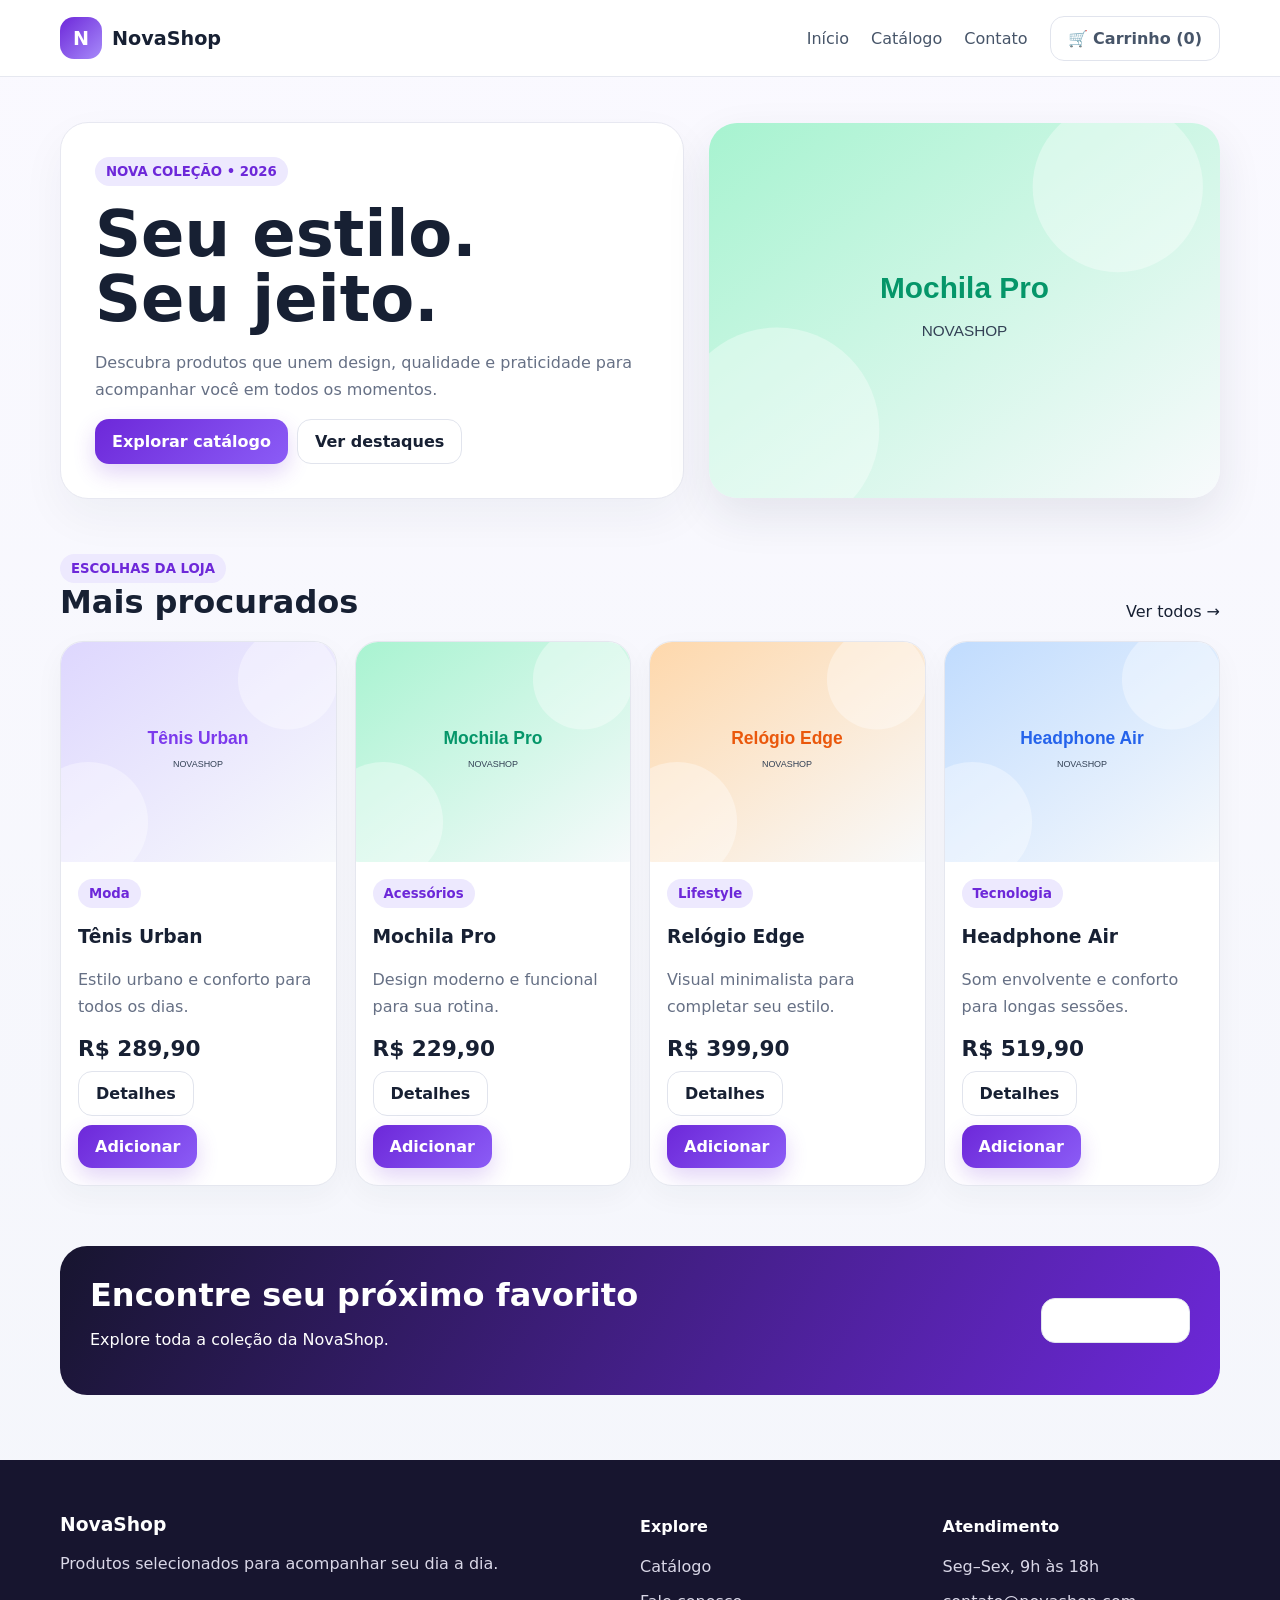
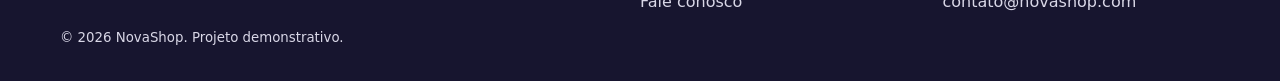
<file: index.html>
<!doctype html>
<html lang="pt-BR"><head><meta charset="utf-8"><meta name="viewport" content="width=device-width,initial-scale=1"><meta name="description" content="NovaShop — loja demonstrativa de produtos selecionados"><title>NovaShop — Seu estilo, seu jeito</title><link rel="stylesheet" href="assets/style.css"><script defer src="assets/app.js"></script></head><body data-page="home"><div id="app"><main class="container page"><p>Carregando NovaShop…</p></main></div></body></html>
</file>
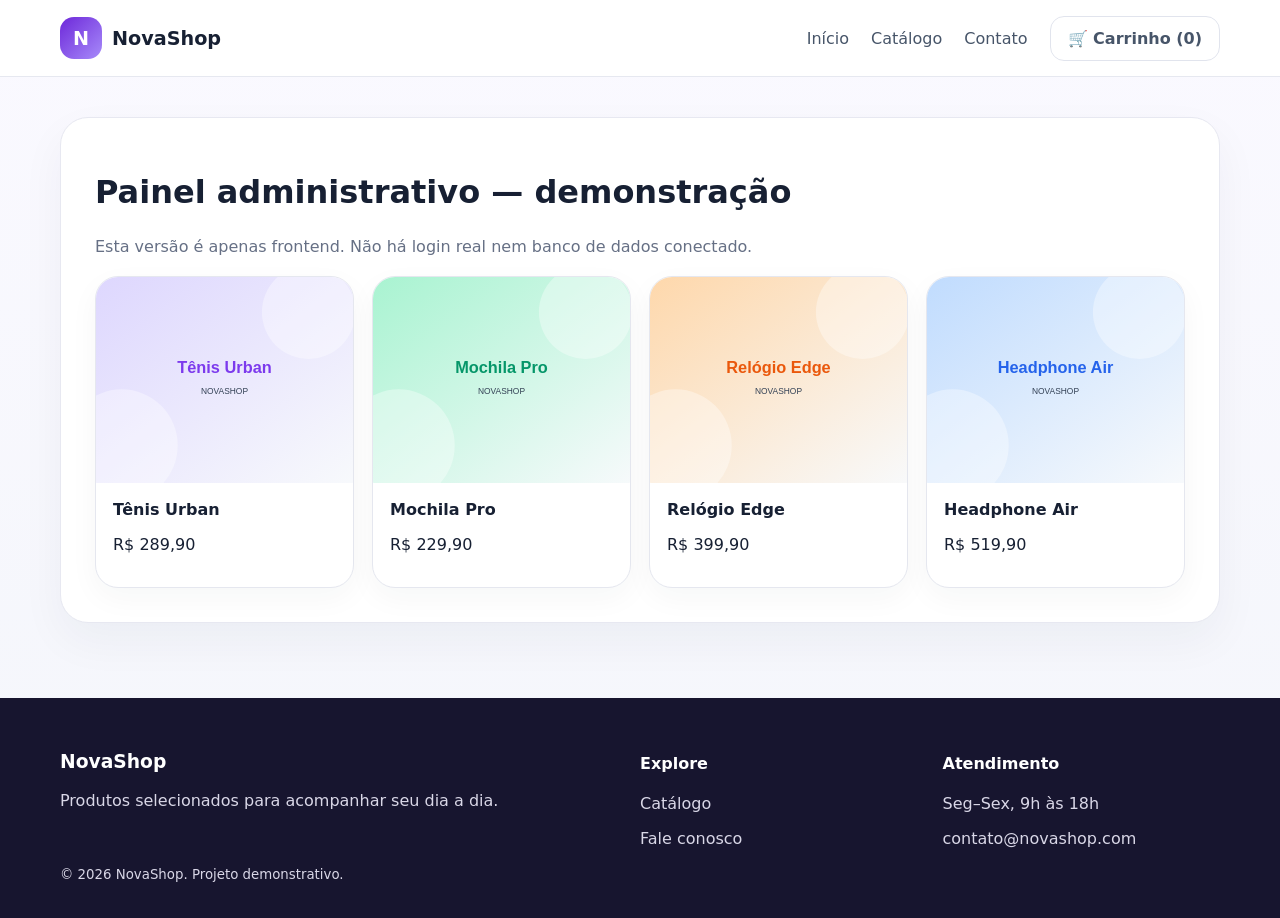
<file: admin.html>
<!doctype html>
<html lang="pt-BR"><head><meta charset="utf-8"><meta name="viewport" content="width=device-width,initial-scale=1"><meta name="description" content="NovaShop — loja demonstrativa de produtos selecionados"><title>Admin | NovaShop</title><link rel="stylesheet" href="assets/style.css"><script defer src="assets/app.js"></script></head><body data-page="admin"><div id="app"><main class="container page"><p>Carregando NovaShop…</p></main></div></body></html>
</file>
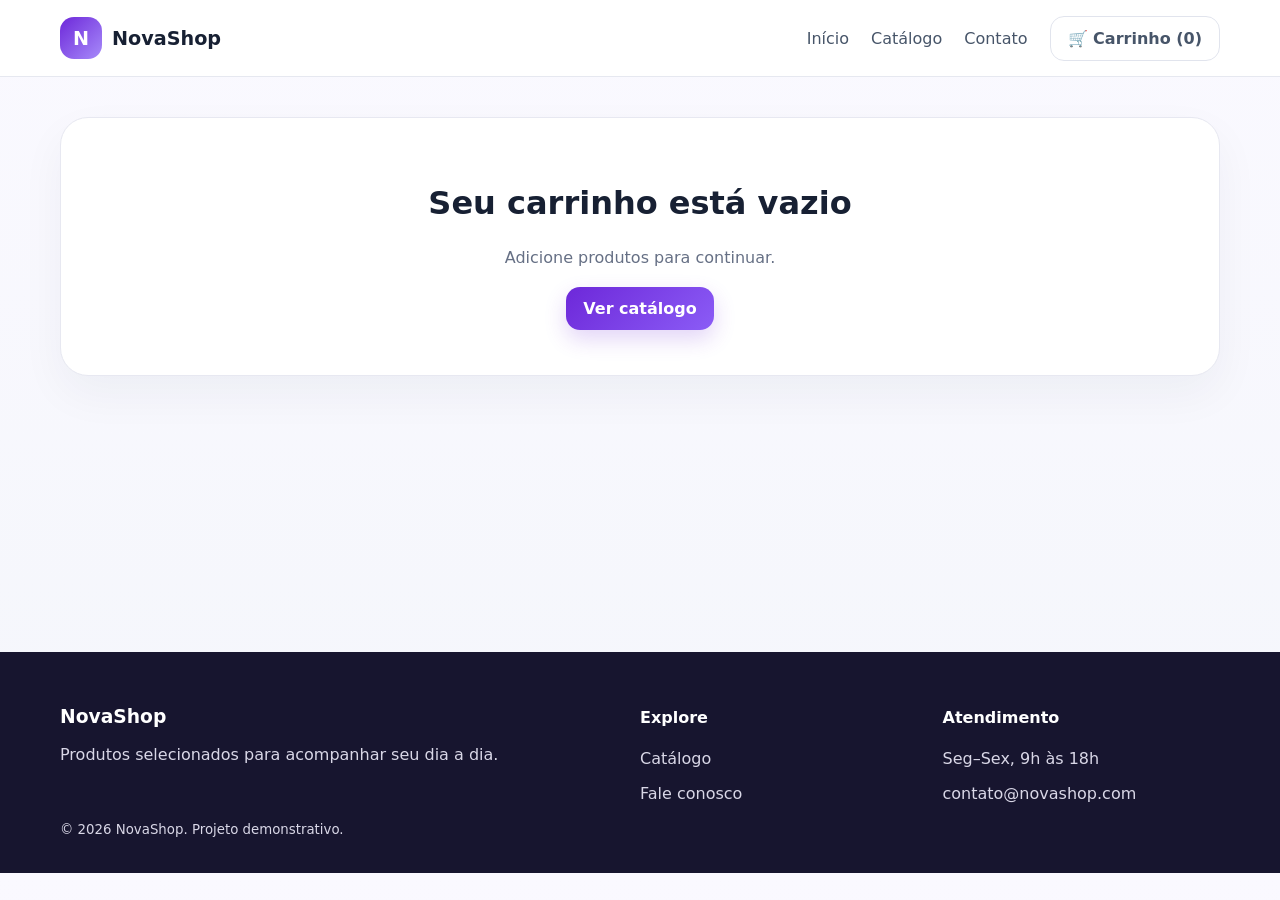
<file: carrinho.html>
<!doctype html>
<html lang="pt-BR"><head><meta charset="utf-8"><meta name="viewport" content="width=device-width,initial-scale=1"><meta name="description" content="NovaShop — loja demonstrativa de produtos selecionados"><title>Carrinho | NovaShop</title><link rel="stylesheet" href="assets/style.css"><script defer src="assets/app.js"></script></head><body data-page="carrinho"><div id="app"><main class="container page"><p>Carregando NovaShop…</p></main></div></body></html>
</file>
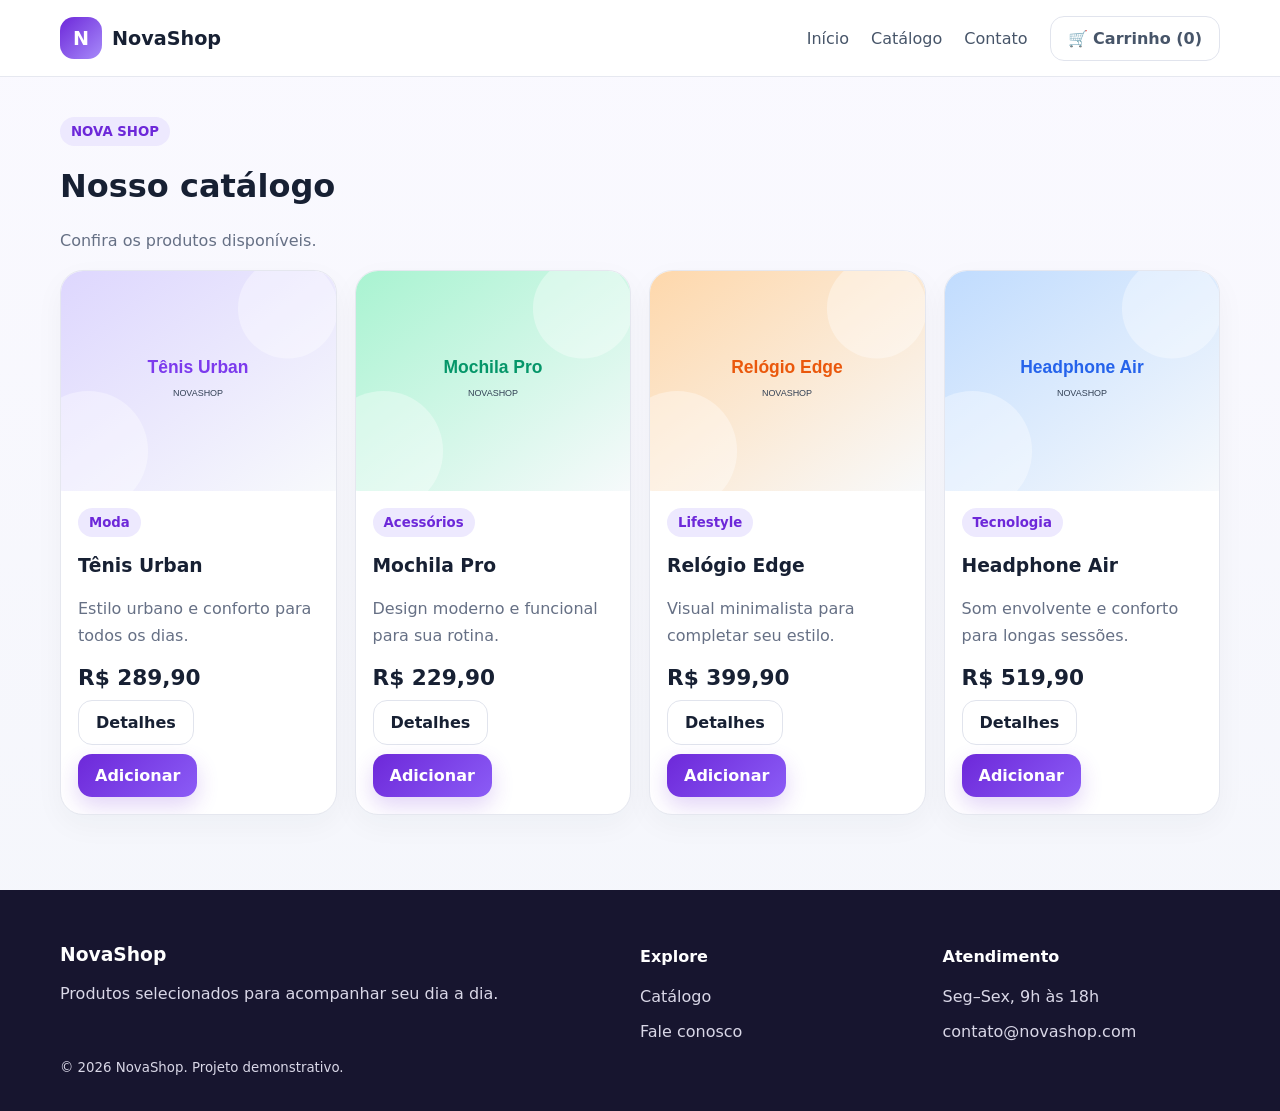
<file: catalogo.html>
<!doctype html>
<html lang="pt-BR"><head><meta charset="utf-8"><meta name="viewport" content="width=device-width,initial-scale=1"><meta name="description" content="NovaShop — loja demonstrativa de produtos selecionados"><title>Catálogo | NovaShop</title><link rel="stylesheet" href="assets/style.css"><script defer src="assets/app.js"></script></head><body data-page="catalogo"><div id="app"><main class="container page"><p>Carregando NovaShop…</p></main></div></body></html>
</file>
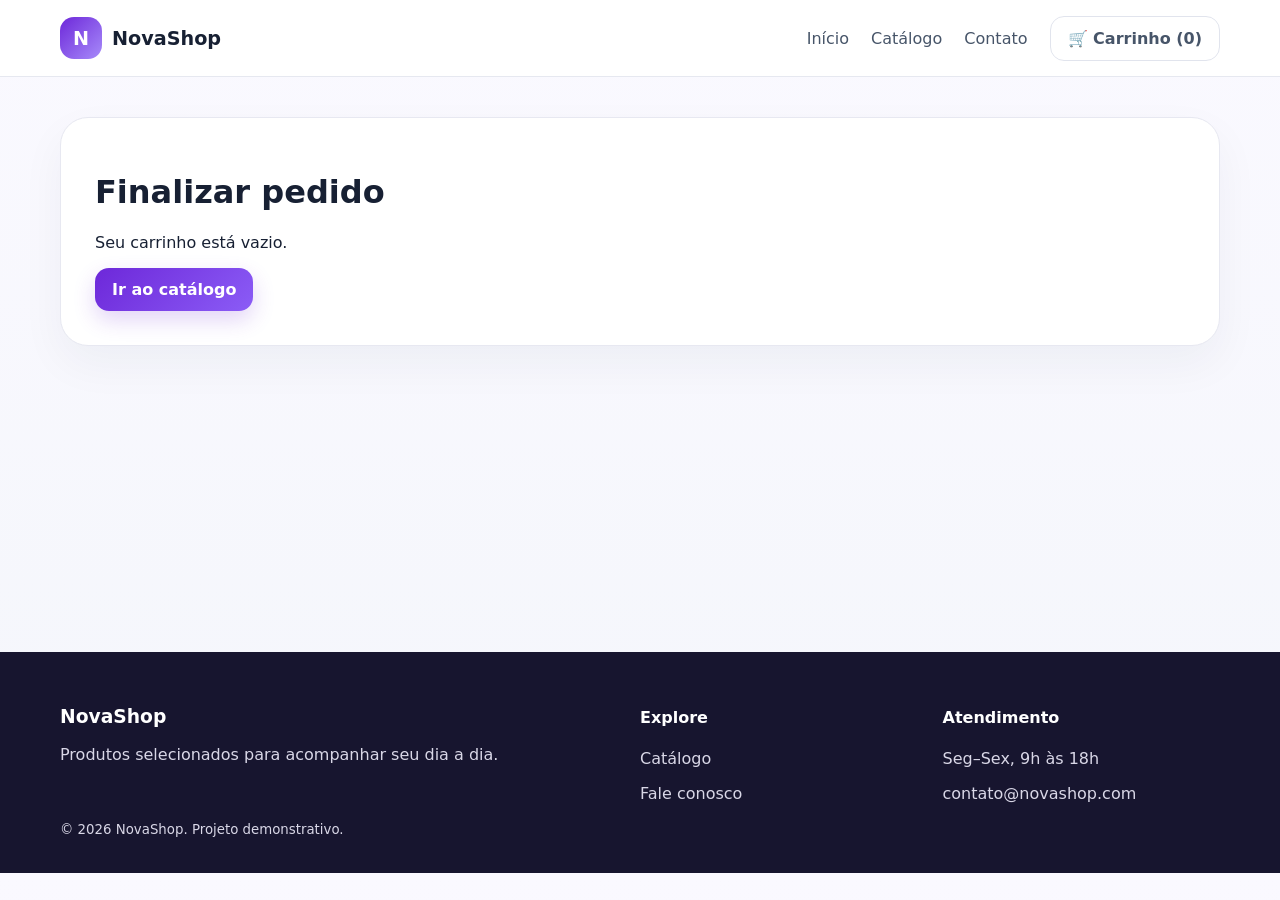
<file: checkout.html>
<!doctype html>
<html lang="pt-BR"><head><meta charset="utf-8"><meta name="viewport" content="width=device-width,initial-scale=1"><meta name="description" content="NovaShop — loja demonstrativa de produtos selecionados"><title>Checkout | NovaShop</title><link rel="stylesheet" href="assets/style.css"><script defer src="assets/app.js"></script></head><body data-page="checkout"><div id="app"><main class="container page"><p>Carregando NovaShop…</p></main></div></body></html>
</file>
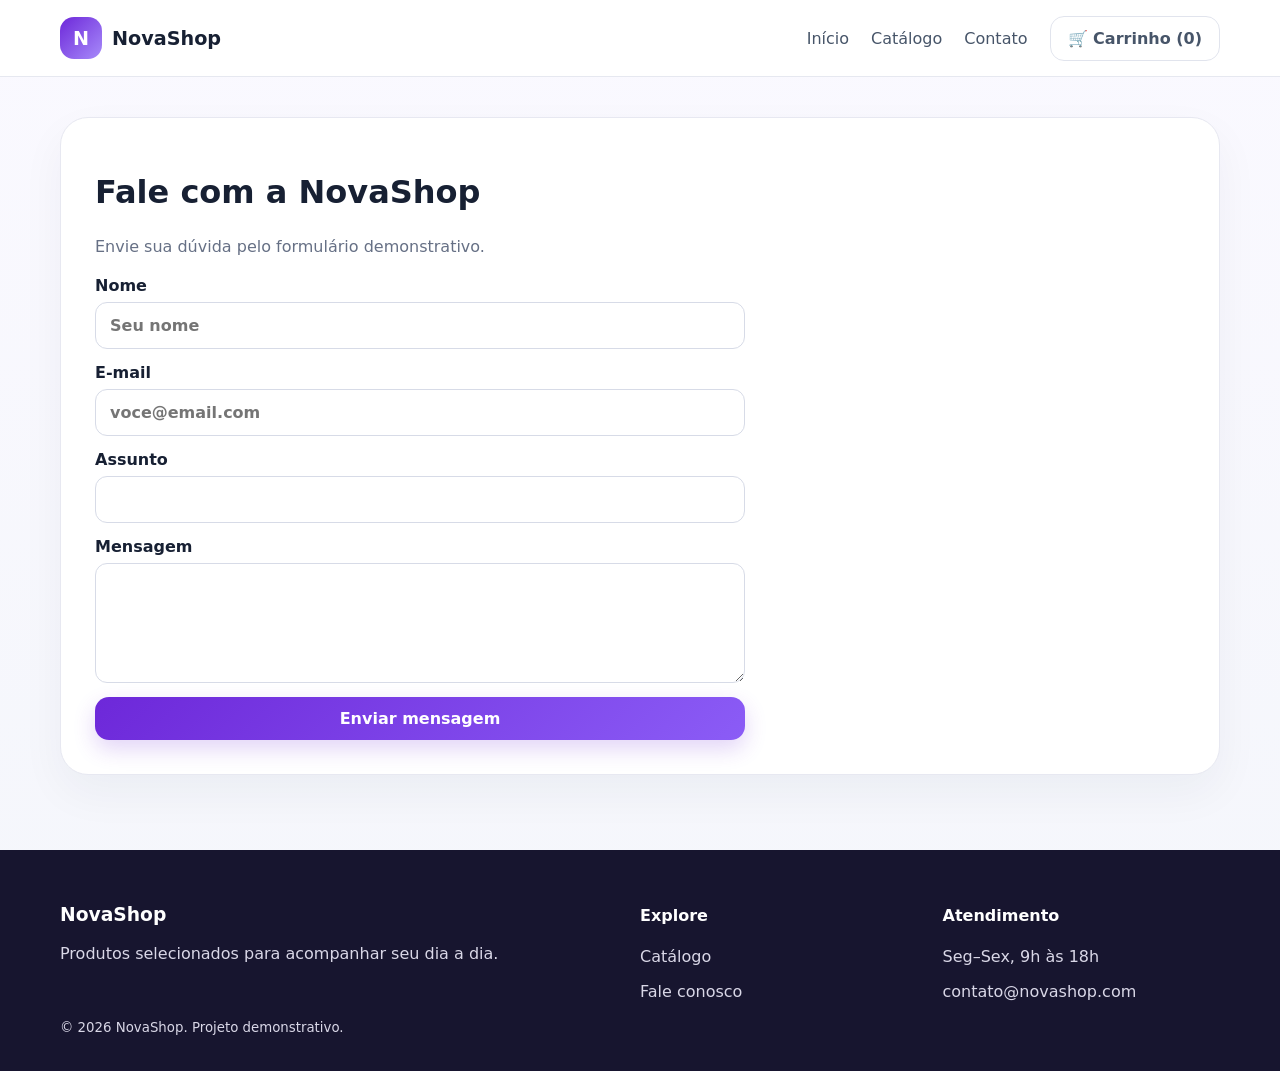
<file: contato.html>
<!doctype html>
<html lang="pt-BR"><head><meta charset="utf-8"><meta name="viewport" content="width=device-width,initial-scale=1"><meta name="description" content="NovaShop — loja demonstrativa de produtos selecionados"><title>Contato | NovaShop</title><link rel="stylesheet" href="assets/style.css"><script defer src="assets/app.js"></script></head><body data-page="contato"><div id="app"><main class="container page"><p>Carregando NovaShop…</p></main></div></body></html>
</file>
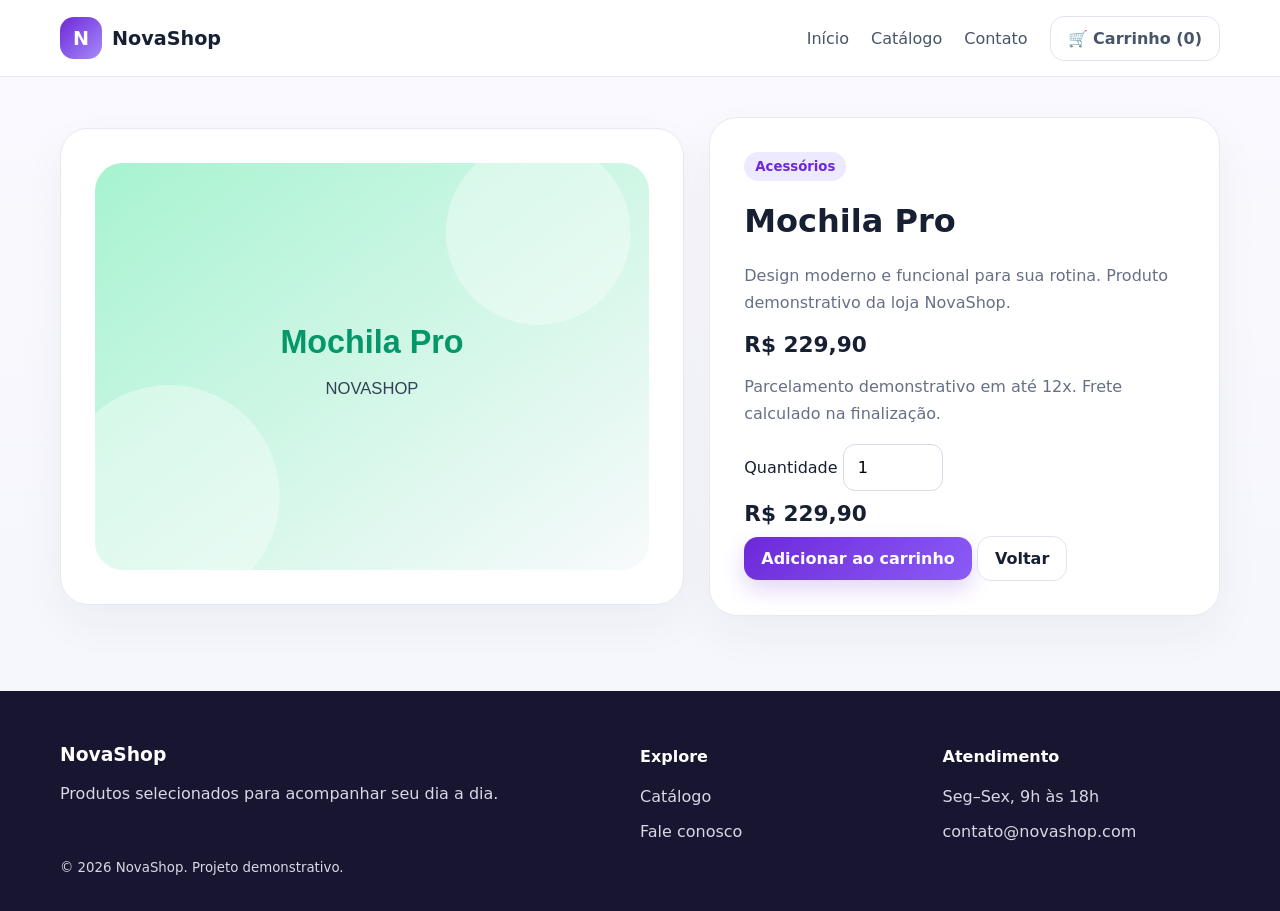
<file: produto.html>
<!doctype html>
<html lang="pt-BR"><head><meta charset="utf-8"><meta name="viewport" content="width=device-width,initial-scale=1"><meta name="description" content="NovaShop — loja demonstrativa de produtos selecionados"><title>Produto | NovaShop</title><link rel="stylesheet" href="assets/style.css"><script defer src="assets/app.js"></script></head><body data-page="produto"><div id="app"><main class="container page"><p>Carregando NovaShop…</p></main></div></body></html>
</file>
<file: assets/style.css>
*{box-sizing:border-box}html{scroll-behavior:smooth}body{margin:0;font-family:Inter,system-ui,Arial,sans-serif;color:#172033;background:linear-gradient(180deg,#faf9ff,#f4f6fb)}a{text-decoration:none;color:inherit}img{display:block;max-width:100%}button,input,textarea,select{font:inherit}.container{width:min(1160px,92%);margin:auto}.topbar{position:sticky;top:0;z-index:10;background:#ffffffed;backdrop-filter:blur(12px);border-bottom:1px solid #e6e8f0}.nav{min-height:76px;display:flex;align-items:center;justify-content:space-between;gap:20px}.brand{display:flex;align-items:center;gap:10px;font-weight:850;font-size:1.2rem}.badge{display:grid;place-items:center;background:linear-gradient(135deg,#6d28d9,#a78bfa);color:#fff;border-radius:14px;width:42px;height:42px}.links{display:flex;gap:22px;align-items:center;color:#475569}.btn{display:inline-flex;align-items:center;justify-content:center;border:0;border-radius:14px;padding:12px 17px;font-weight:750;cursor:pointer}.primary{background:linear-gradient(135deg,#6d28d9,#8b5cf6);color:#fff;box-shadow:0 9px 22px #6d28d933}.light{background:#fff;border:1px solid #e1e4ed}.hero{padding:45px 0 25px}.hero-grid{display:grid;grid-template-columns:1.1fr .9fr;gap:25px;align-items:center}.hero-copy,.panel{background:#fff;border:1px solid #e7e8f1;border-radius:28px;padding:34px;box-shadow:0 18px 45px #1e293b0c}.kicker,.tag{display:inline-flex;padding:7px 11px;border-radius:99px;background:#ede9fe;color:#6d28d9;font-size:.83rem;font-weight:800}.hero h1{font-size:clamp(2.5rem,5vw,4.4rem);line-height:1.02;margin:16px 0}.muted{color:#667085;line-height:1.7}.hero-art{border-radius:28px;overflow:hidden;box-shadow:0 18px 45px #1e293b18}.section{padding:30px 0}.section-head{display:flex;align-items:end;justify-content:space-between;gap:16px;margin-bottom:20px}.section h2{font-size:2rem;margin:0}.grid{display:grid;grid-template-columns:repeat(4,1fr);gap:18px}.card{overflow:hidden;background:#fff;border:1px solid #e5e7ef;border-radius:23px;box-shadow:0 10px 30px #1e293b0a}.card img{width:100%;aspect-ratio:1.25;object-fit:cover}.card-body{padding:17px}.price{font-size:1.35rem;font-weight:850;margin:10px 0}.old{font-size:.9rem;color:#8992a5;text-decoration:line-through}.actions{display:flex;gap:9px;flex-wrap:wrap}.banner{background:linear-gradient(120deg,#17152f,#6d28d9);color:white;border-radius:27px;padding:30px;display:flex;justify-content:space-between;align-items:center;gap:20px}.footer{margin-top:35px;background:#17152f;color:#d9d7e7;padding:35px 0}.footer-grid{display:grid;grid-template-columns:2fr 1fr 1fr;gap:25px}.footer h3,.footer h4{color:#fff}.page{padding:40px 0;min-height:60vh}.form{display:grid;gap:14px;max-width:650px}.form label{display:grid;gap:7px;font-weight:700}input,textarea,select{padding:13px 14px;border:1px solid #d7dbe7;border-radius:12px;background:#fff;width:100%}textarea{min-height:120px}.notice{display:none;background:#dcfce7;color:#166534;padding:14px;border-radius:12px;margin:12px 0}.cart-row{display:grid;grid-template-columns:100px 1fr auto;gap:15px;align-items:center;padding:15px 0;border-bottom:1px solid #eee}.cart-row img{width:100px;border-radius:12px}.qty{width:80px}.empty{text-align:center;padding:45px}.adminlinks{display:flex;gap:10px;flex-wrap:wrap;margin-bottom:20px}@media(max-width:850px){.links{gap:10px;flex-wrap:wrap;justify-content:flex-end}.hero-grid{grid-template-columns:1fr}.grid{grid-template-columns:repeat(2,1fr)}.footer-grid{grid-template-columns:1fr}.hero-copy,.panel{padding:24px}}@media(max-width:520px){.nav{align-items:flex-start;padding:14px 0;flex-direction:column}.links{justify-content:flex-start}.grid{grid-template-columns:1fr}.banner{align-items:flex-start;flex-direction:column}.cart-row{grid-template-columns:75px 1fr}.cart-row img{width:75px}.cart-row .row-end{grid-column:2}}
</file>
